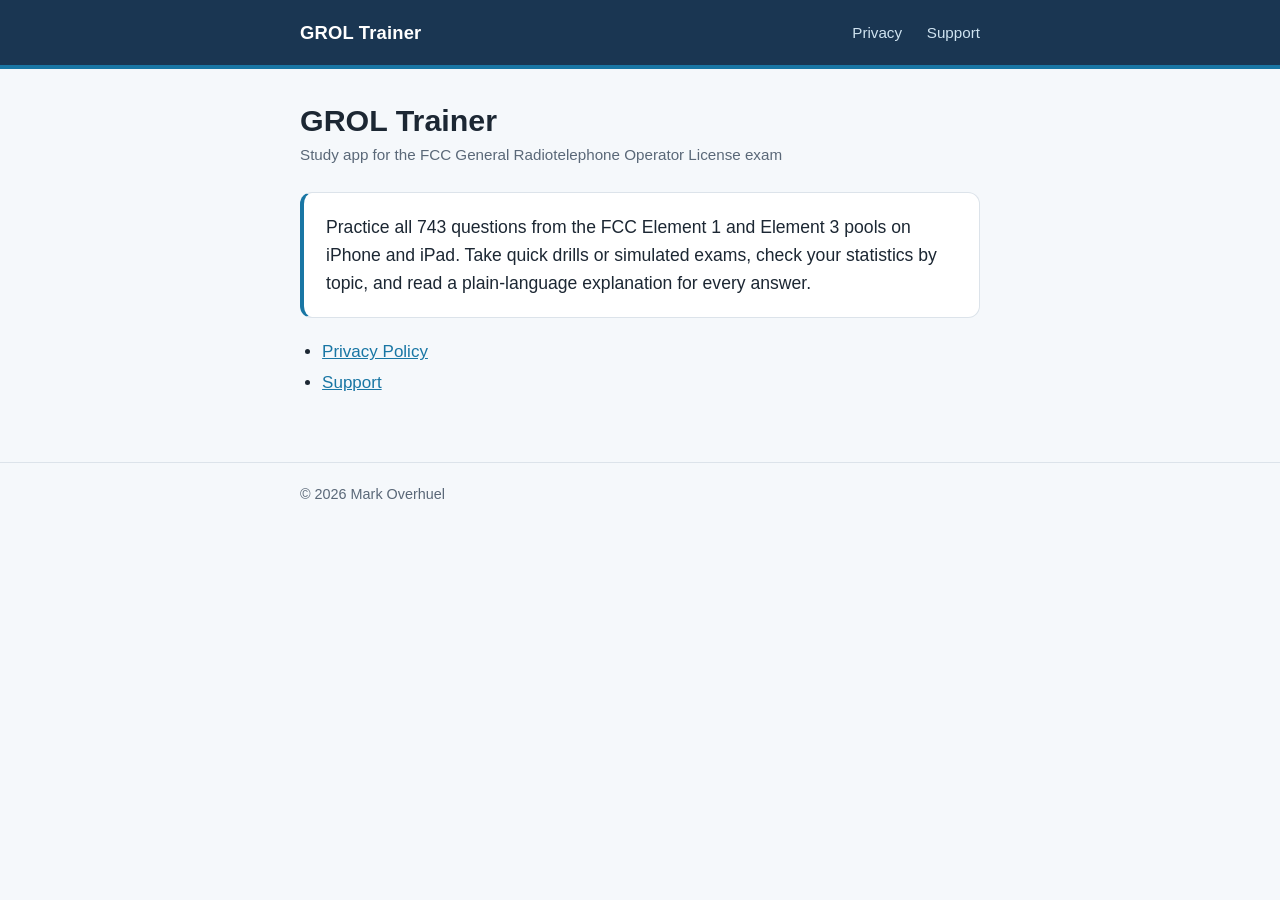
<file: index.html>
<!doctype html>
<html lang="en">
<head>
  <meta charset="utf-8">
  <meta name="viewport" content="width=device-width, initial-scale=1">
  <title>GROL Trainer</title>
  <meta name="description" content="GROL Trainer is an iPhone and iPad study app for the FCC General Radiotelephone Operator License exam.">
  <link rel="stylesheet" href="style.css">
</head>
<body>
  <header>
    <div class="wrap">
      <a class="brand" href="./">GROL Trainer</a>
      <nav>
        <a href="privacy/">Privacy</a>
        <a href="support/">Support</a>
      </nav>
    </div>
  </header>

  <main>
    <div class="wrap">
      <h1>GROL Trainer</h1>
      <p class="updated">Study app for the FCC General Radiotelephone Operator License exam</p>
      <p class="card lead">Practice all 743 questions from the FCC Element 1 and Element 3 pools on iPhone and iPad. Take quick drills or simulated exams, check your statistics by topic, and read a plain-language explanation for every answer.</p>
      <ul>
        <li><a href="privacy/">Privacy Policy</a></li>
        <li><a href="support/">Support</a></li>
      </ul>
    </div>
  </main>

  <footer>
    <div class="wrap">© 2026 Mark Overhuel</div>
  </footer>
</body>
</html>
</file>
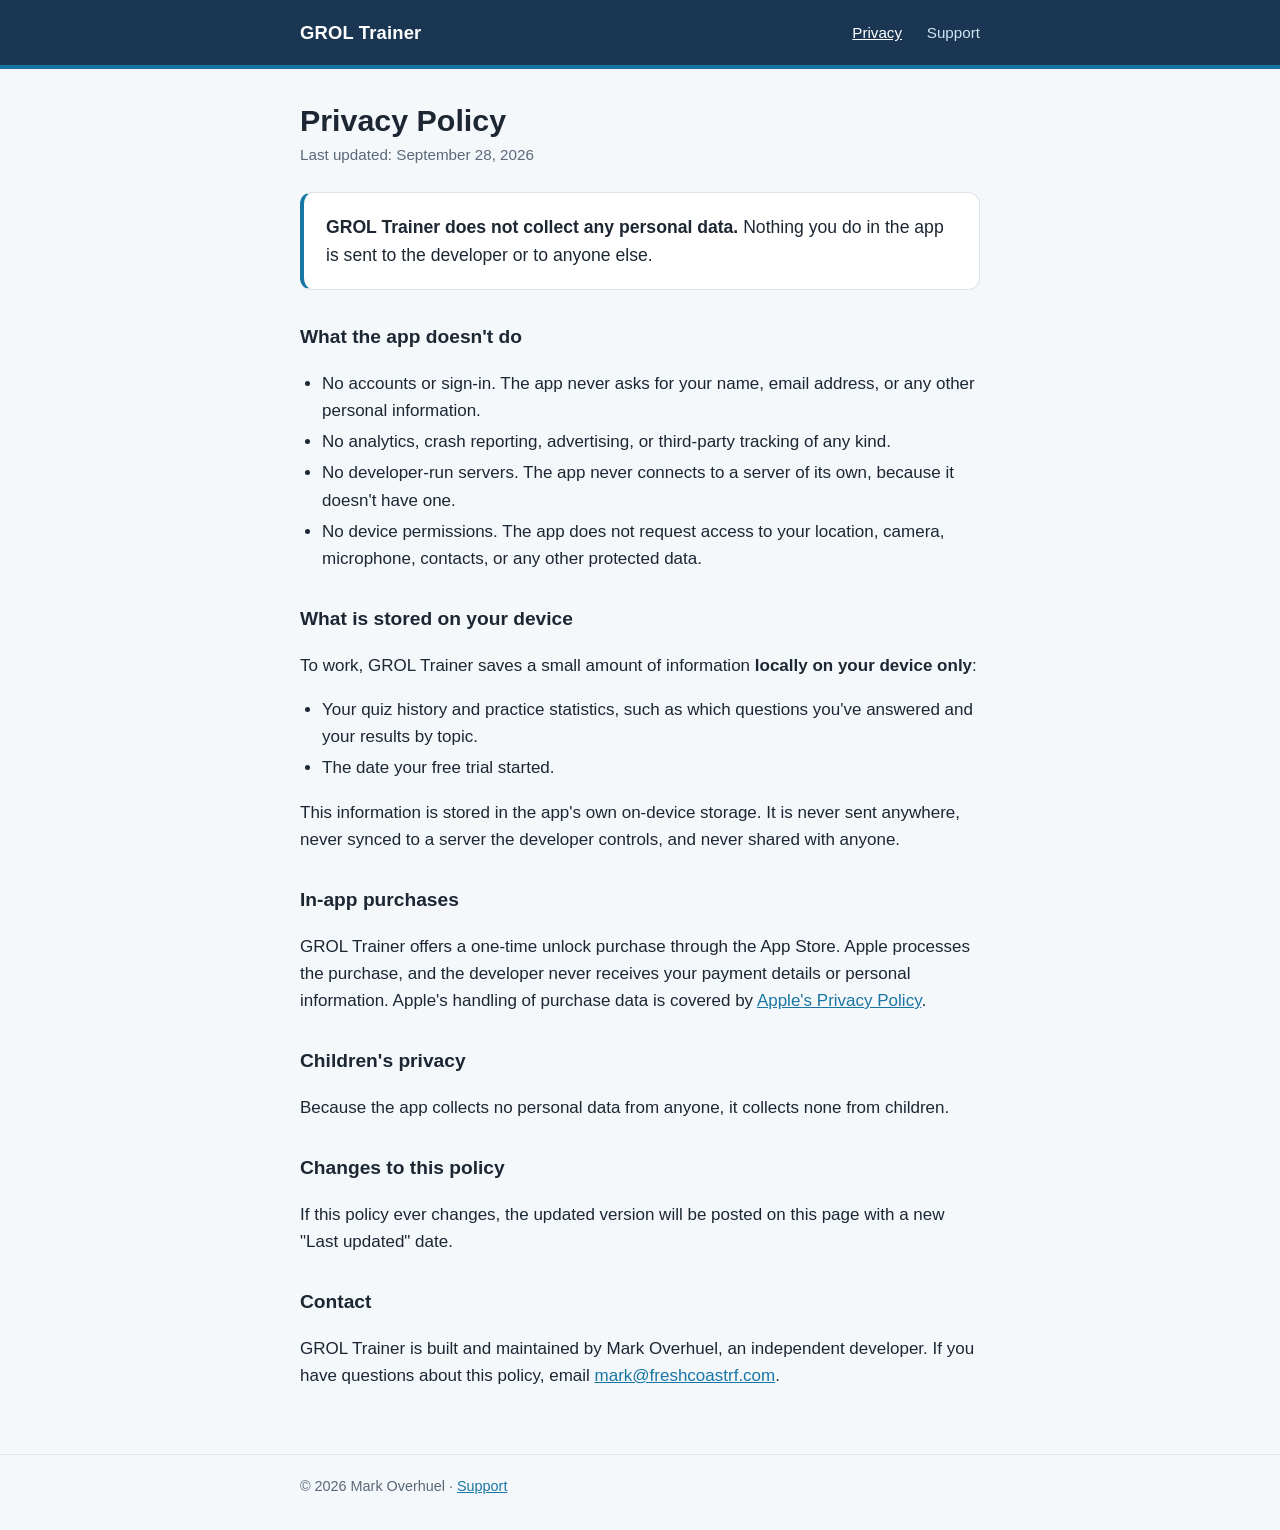
<file: privacy/index.html>
<!doctype html>
<html lang="en">
<head>
  <meta charset="utf-8">
  <meta name="viewport" content="width=device-width, initial-scale=1">
  <title>Privacy Policy – GROL Trainer</title>
  <meta name="description" content="Privacy Policy for the GROL Trainer iOS app. GROL Trainer collects no personal data.">
  <link rel="stylesheet" href="../style.css">
</head>
<body>
  <header>
    <div class="wrap">
      <a class="brand" href="../">GROL Trainer</a>
      <nav>
        <a href="../privacy/" aria-current="page">Privacy</a>
        <a href="../support/">Support</a>
      </nav>
    </div>
  </header>

  <main>
    <div class="wrap">
      <h1>Privacy Policy</h1>
      <p class="updated">Last updated: September 28, 2026</p>

      <p class="card lead"><strong>GROL Trainer does not collect any personal data.</strong> Nothing you do in the app is sent to the developer or to anyone else.</p>

      <h2>What the app doesn't do</h2>
      <ul>
        <li>No accounts or sign-in. The app never asks for your name, email address, or any other personal information.</li>
        <li>No analytics, crash reporting, advertising, or third-party tracking of any kind.</li>
        <li>No developer-run servers. The app never connects to a server of its own, because it doesn't have one.</li>
        <li>No device permissions. The app does not request access to your location, camera, microphone, contacts, or any other protected data.</li>
      </ul>

      <h2>What is stored on your device</h2>
      <p>To work, GROL Trainer saves a small amount of information <strong>locally on your device only</strong>:</p>
      <ul>
        <li>Your quiz history and practice statistics, such as which questions you've answered and your results by topic.</li>
        <li>The date your free trial started.</li>
      </ul>
      <p>This information is stored in the app's own on-device storage. It is never sent anywhere, never synced to a server the developer controls, and never shared with anyone.</p>

      <h2>In-app purchases</h2>
      <p>GROL Trainer offers a one-time unlock purchase through the App Store. Apple processes the purchase, and the developer never receives your payment details or personal information. Apple's handling of purchase data is covered by <a href="https://www.apple.com/legal/privacy/">Apple's Privacy Policy</a>.</p>

      <h2>Children's privacy</h2>
      <p>Because the app collects no personal data from anyone, it collects none from children.</p>

      <h2>Changes to this policy</h2>
      <p>If this policy ever changes, the updated version will be posted on this page with a new "Last updated" date.</p>

      <h2>Contact</h2>
      <p>GROL Trainer is built and maintained by Mark Overhuel, an independent developer. If you have questions about this policy, email <a href="mailto:mark@freshcoastrf.com">mark@freshcoastrf.com</a>.</p>
    </div>
  </main>

  <footer>
    <div class="wrap">© 2026 Mark Overhuel · <a href="../support/">Support</a></div>
  </footer>
</body>
</html>
</file>
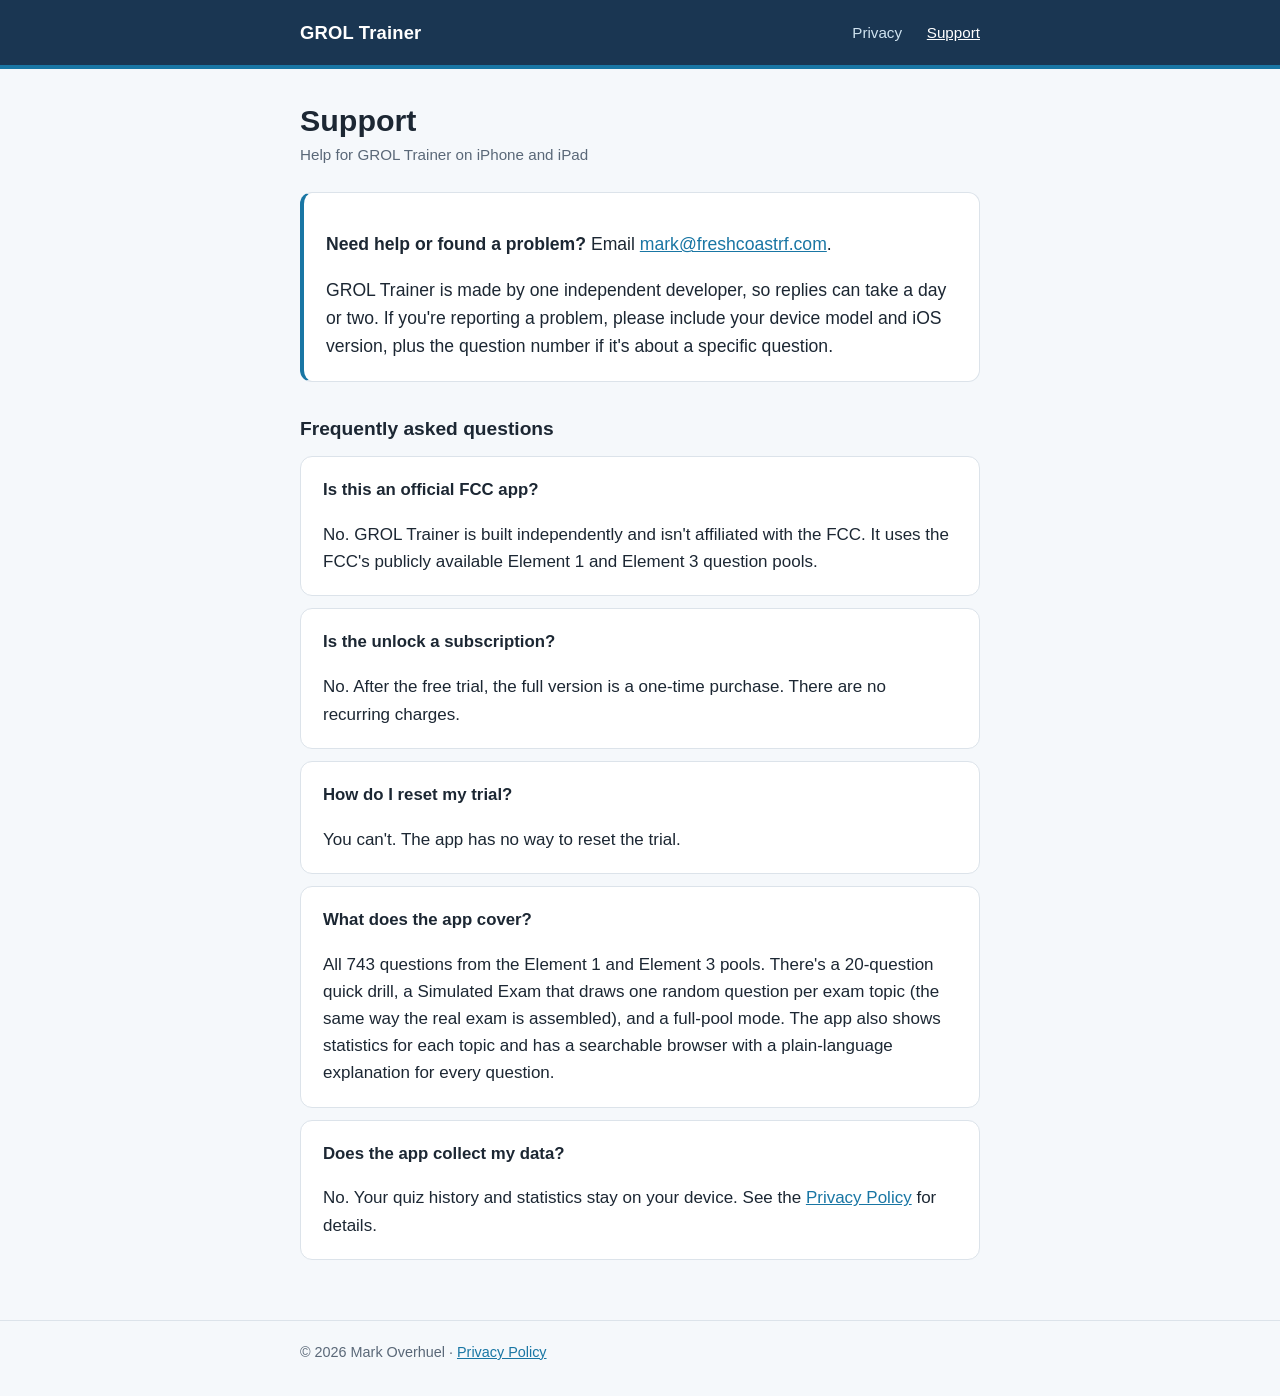
<file: support/index.html>
<!doctype html>
<html lang="en">
<head>
  <meta charset="utf-8">
  <meta name="viewport" content="width=device-width, initial-scale=1">
  <title>Support – GROL Trainer</title>
  <meta name="description" content="Get help with GROL Trainer, the iOS study app for the FCC GROL exam.">
  <link rel="stylesheet" href="../style.css">
</head>
<body>
  <header>
    <div class="wrap">
      <a class="brand" href="../">GROL Trainer</a>
      <nav>
        <a href="../privacy/">Privacy</a>
        <a href="../support/" aria-current="page">Support</a>
      </nav>
    </div>
  </header>

  <main>
    <div class="wrap">
      <h1>Support</h1>
      <p class="updated">Help for GROL Trainer on iPhone and iPad</p>

      <div class="card lead">
        <p><strong>Need help or found a problem?</strong> Email <a href="mailto:mark@freshcoastrf.com?subject=GROL%20Trainer%20Support">mark@freshcoastrf.com</a>.</p>
        <p>GROL Trainer is made by one independent developer, so replies can take a day or two. If you're reporting a problem, please include your device model and iOS version, plus the question number if it's about a specific question.</p>
      </div>

      <h2>Frequently asked questions</h2>
      <div class="faq">
        <div class="card">
          <h3>Is this an official FCC app?</h3>
          <p>No. GROL Trainer is built independently and isn't affiliated with the FCC. It uses the FCC's publicly available Element 1 and Element 3 question pools.</p>
        </div>
        <div class="card">
          <h3>Is the unlock a subscription?</h3>
          <p>No. After the free trial, the full version is a one-time purchase. There are no recurring charges.</p>
        </div>
        <div class="card">
          <h3>How do I reset my trial?</h3>
          <p>You can't. The app has no way to reset the trial.</p>
        </div>
        <div class="card">
          <h3>What does the app cover?</h3>
          <p>All 743 questions from the Element 1 and Element 3 pools. There's a 20-question quick drill, a Simulated Exam that draws one random question per exam topic (the same way the real exam is assembled), and a full-pool mode. The app also shows statistics for each topic and has a searchable browser with a plain-language explanation for every question.</p>
        </div>
        <div class="card">
          <h3>Does the app collect my data?</h3>
          <p>No. Your quiz history and statistics stay on your device. See the <a href="../privacy/">Privacy Policy</a> for details.</p>
        </div>
      </div>
    </div>
  </main>

  <footer>
    <div class="wrap">© 2026 Mark Overhuel · <a href="../privacy/">Privacy Policy</a></div>
  </footer>
</body>
</html>
</file>
<file: style.css>
:root {
  --navy: #1A3652;
  --accent: #1976A4;
  --bg: #F5F8FB;
  --surface: #FFFFFF;
  --text: #1C2733;
  --muted: #5A6878;
  --border: #DCE3EA;
  --header-text: #FFFFFF;
}

@media (prefers-color-scheme: dark) {
  :root {
    --accent: #3692BE;
    --bg: #0F2033;
    --surface: #1A3652;
    --text: #E8EEF4;
    --muted: #A9B8C7;
    --border: #2B4A6A;
  }
}

* { box-sizing: border-box; }

html { -webkit-text-size-adjust: 100%; }

body {
  margin: 0;
  background: var(--bg);
  color: var(--text);
  font: 17px/1.6 -apple-system, BlinkMacSystemFont, "SF Pro Text", "Segoe UI", Roboto, Helvetica, Arial, sans-serif;
}

header {
  background: var(--navy);
  color: var(--header-text);
  border-bottom: 4px solid var(--accent);
}

.wrap {
  max-width: 720px;
  margin: 0 auto;
  padding: 0 20px;
}

header .wrap {
  display: flex;
  align-items: center;
  justify-content: space-between;
  flex-wrap: wrap;
  gap: 8px 24px;
  padding-top: 18px;
  padding-bottom: 18px;
}

.brand {
  color: var(--header-text);
  text-decoration: none;
  font-weight: 700;
  font-size: 1.15rem;
  letter-spacing: 0.01em;
}

nav a {
  color: #CFE3F0;
  text-decoration: none;
  margin-left: 20px;
  font-size: 0.95rem;
}
nav a:first-child { margin-left: 0; }
nav a:hover, nav a[aria-current="page"] { color: var(--header-text); text-decoration: underline; }

main .wrap { padding-top: 32px; padding-bottom: 48px; }

h1 { font-size: 1.9rem; line-height: 1.25; margin: 0 0 4px; }
h2 { font-size: 1.2rem; margin: 32px 0 8px; }
h3 { font-size: 1.05rem; margin: 0 0 6px; }

.updated { color: var(--muted); font-size: 0.95rem; margin: 0 0 24px; }

a { color: var(--accent); }

.card {
  background: var(--surface);
  border: 1px solid var(--border);
  border-radius: 12px;
  padding: 20px 22px;
  margin: 20px 0;
}
.card p:last-child, .card ul:last-child { margin-bottom: 0; }

.lead {
  font-size: 1.1rem;
  border-left: 4px solid var(--accent);
}

.faq .card { margin: 12px 0; }

ul { padding-left: 1.3em; }
li { margin: 4px 0; }

footer {
  border-top: 1px solid var(--border);
  color: var(--muted);
  font-size: 0.9rem;
}
footer .wrap { padding-top: 20px; padding-bottom: 32px; }
</file>
